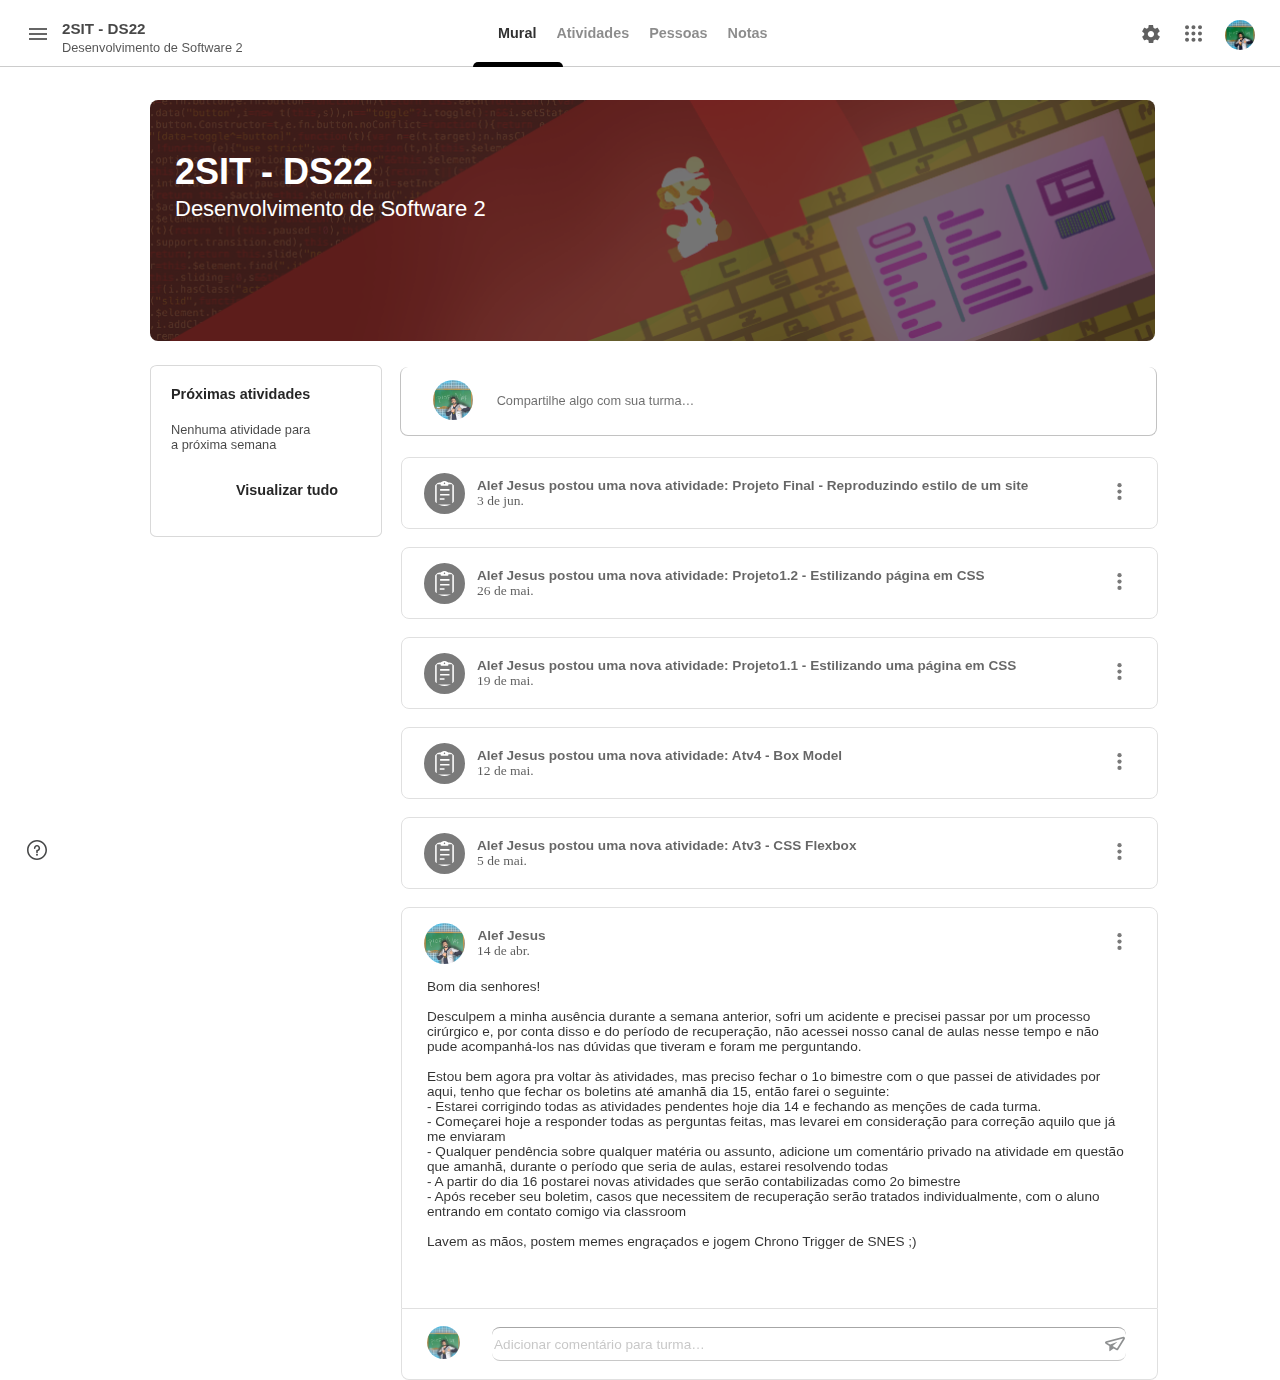
<file: GoogleClassroom-main/index.html>
<!DOCTYPE html>
 <html>
  <meta charset="utf-8">
  <link rel="stylesheet" href="css/styles.css">
  <head>
	<title>2SIT - DSS22 Desenvolvimento de Software 2</title>
	<link rel="shortcut icon" href="imagens/user-icon-vector.jpeg">
 </head>
  <body style="overflow-x:hidden;">
   <div class="parte1">
   	<img id="config1" src="imagens/menuladoE.svg">

    <div class="alinhar1">
   	 <ul class="header">
   		<li><a href="">2SIT - DS22</a></li>
   		<li><a id="menor" href="">Desenvolvimento de Software 2</a></li>
   	 </ul>
   	  <ul class="menu">
   		<li><a id="atu" href="index.html">Mural</a></li>
   		<li><a href="atividades.html">Atividades</a></li>
   		<li><a href="pessoas.html">Pessoas</a></li>
   		<li><a href="index.html">Notas</a></li>
   	  </ul>
     <img id="engr" src="imagens/engre.svg">
   	 <img id="config" src="imagens/menuladoD.svg">
   	 <img id="eu" src="imagens/profiles/alef.jpeg">
   	 <hr id="pin">
    </div>
    </div>

   <div class="alinhar">
   <div class="corpo">
	   <img id="corp" src="imagens/fundoclassroom.png">
	   <h2 id="texto">2SIT - DS22</h2>
	   <h1 id="texto2">Desenvolvimento de Software 2</h1>

      <div class="ativi">
	   <div class="proxiati">
	   	 <p>Próximas atividades</p>
	   	 <p id="dataen">Nenhuma atividade para a próxima semana</p>
	   	 <a id="visu" href="">Visualizar tudo</a>
	  </div>
	  <div class="comen">
	  	<img id="euc" src="imagens/profiles/alef.jpeg">
	  	<a class="coment" href="">Compartilhe algo com sua turma…</a>	  
          <br>
          <br>
	     <div class="comen2">
	  	   <img id="pra" src="imagens/pracheta.svg">
	  	   <a class="linkat" href="">Alef Jesus postou uma nova atividade: Projeto Final - Reproduzindo estilo de um site</a>
	  	   <p>3 de jun.</p>
	  	   <img id="trs" src="imagens/menutrespt.svg">
	     </div>
           <br>
	     <div class="comen2">
	  	   <img id="pra" src="imagens/pracheta.svg">
	  	   <a class="linkat" href="">Alef Jesus postou uma nova atividade: Projeto1.2 - Estilizando página em CSS</a>
	  	   <p>26 de mai.</p>
	  	   <img id="trs" src="imagens/menutrespt.svg">
	     </div>
          <br>
	     <div class="comen2">
	  	   <img id="pra" src="imagens/pracheta.svg">
	  	   <a class="linkat" href="">Alef Jesus postou uma nova atividade: Projeto1.1 - Estilizando uma página em CSS</a>
	  	   <p>19 de mai.</p>
	  	   <img id="trs" src="imagens/menutrespt.svg">
	     </div>
          <br>
	     <div class="comen2">
	  	   <img id="pra" src="imagens/pracheta.svg">
	  	   <a class="linkat" href="">Alef Jesus postou uma nova atividade: Atv4 - Box Model</a>
	  	   <p>12 de mai.</p>
	  	   <img id="trs" src="imagens/menutrespt.svg">
	     </div>
          <br>
	     <div class="comen2">
	  	   <img id="pra" src="imagens/pracheta.svg">
	  	   <a class="linkat" href="">Alef Jesus postou uma nova atividade: Atv3 - CSS Flexbox</a>
	  	   <p>5 de mai.</p>
	  	   <img id="trs" src="imagens/menutrespt.svg">
	     </div>
	     <br>
	     <div>
	     <div class="comen3">
	  	   <img id="pra1" src="imagens/profiles/alef.jpeg">
	  	   <a class="linkat1" href="">Alef Jesus</a>
	  	   <p id="sla">14 de abr.</p>
	  	   <img id="trs" src="imagens/menutrespt.svg">
	  	   <p id="texto3">
	  	   	Bom dia senhores!
<br>
<br>
Desculpem a minha ausência durante a semana anterior, sofri um acidente e precisei passar por um processo cirúrgico e, por conta disso e do período de recuperação, não acessei nosso canal de aulas nesse tempo e não pude acompanhá-los nas dúvidas que tiveram e foram me perguntando.
<br>
<br>
Estou bem agora pra voltar às atividades, mas preciso fechar o 1o bimestre com o que passei de atividades por aqui, tenho que fechar os boletins até amanhã dia 15, então farei o seguinte:<br>
- Estarei corrigindo todas as atividades pendentes hoje dia 14 e fechando as menções de cada turma.<br>
- Começarei hoje a responder todas as perguntas feitas, mas levarei em consideração para correção aquilo que já me enviaram<br>
- Qualquer pendência sobre qualquer matéria ou assunto, adicione um comentário privado na atividade em questão que amanhã, durante o período que seria de aulas, estarei resolvendo todas<br>
- A partir do dia 16 postarei novas atividades que serão contabilizadas como 2o bimestre<br>
- Após receber seu boletim, casos que necessitem de recuperação serão tratados individualmente, com o aluno entrando em contato comigo via classroom
<br>
<br>
Lavem as mãos, postem memes engraçados e jogem Chrono Trigger de SNES ;)
	  	   </p>
	  	   </div>
	  	   <div class="comen4">
	  	   <img id="pra2" src="imagens/profiles/alef.jpeg">
	  	   <input class="linkat2" type="text" name="email" value="" placeholder="Adicionar comentário para turma…" />
           <img id="trs2" src="imagens/botaoenviar.svg">
	     </div>
	     </div>
          </div>
	  </div>	  
	  </div>
     </div>
   <img id="duvi" src="imagens/questionmenu.svg">
   </body>
 </html>
</file>
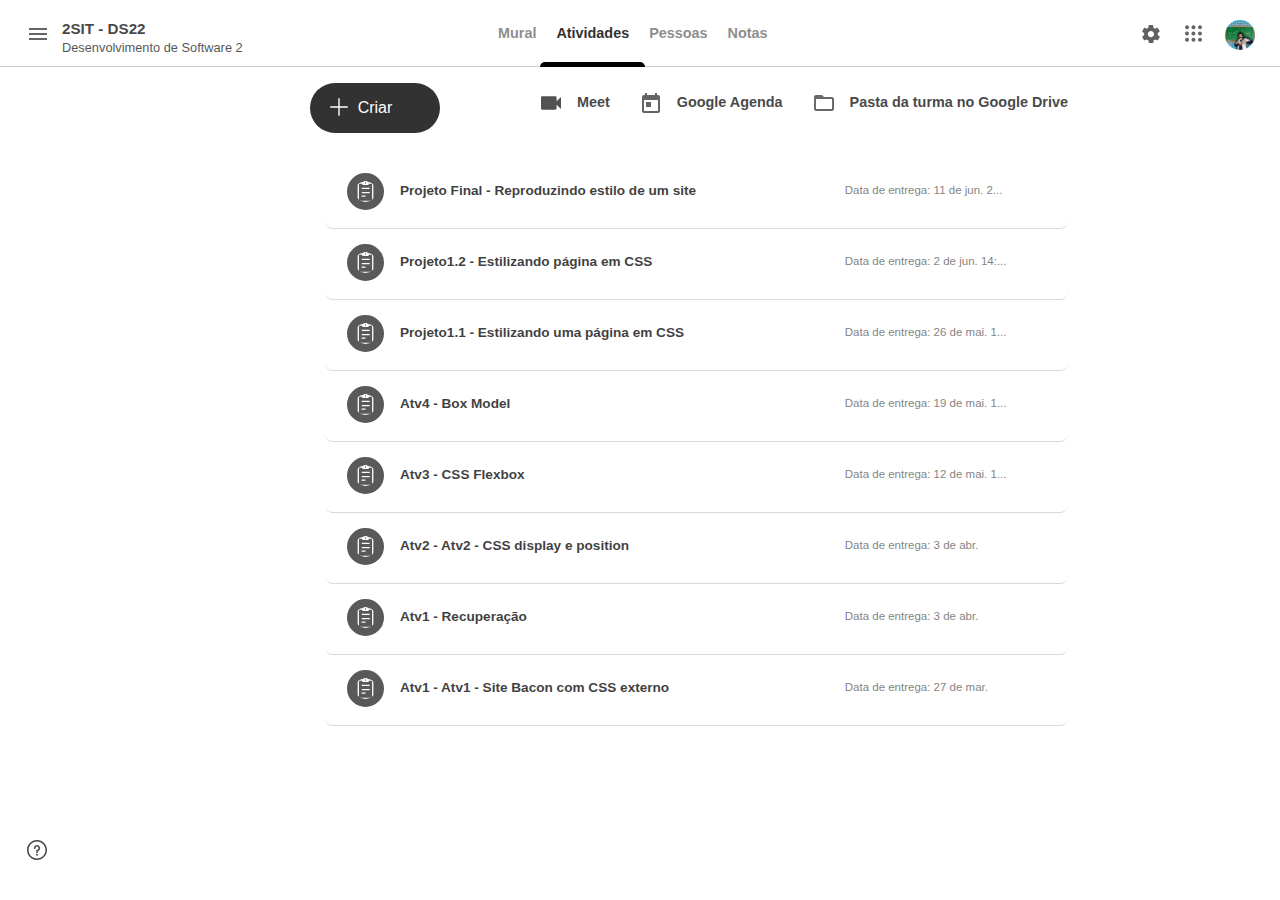
<file: GoogleClassroom-main/atividades.html>
<!DOCTYPE html>
 <html>
  <meta charset="utf-8">
  <link rel="stylesheet" href="css/stylesA.css">
  <head>
	<title>2SIT - DSS22 Desenvolvimento de Software 2</title>
	<link rel="shortcut icon" href="imagens/user-icon-vector.jpeg">
 </head>
  <body style="overflow-x:hidden;">
      <div class="parte1">
   	<img id="config1" src="imagens/menuladoE.svg">

    <div class="alinhar1">
   	 <ul class="header">
   		<li><a href="">2SIT - DS22</a></li>
   		<li><a id="menor" href="">Desenvolvimento de Software 2</a></li>
   	 </ul>
   	  <ul class="menu">
   		<li><a href="index.html">Mural</a></li>
   		<li><a id="atu" href="atividades.html">Atividades</a></li>
   		<li><a href="pessoas.html">Pessoas</a></li>
   		<li><a href="index.html">Notas</a></li>
   	  </ul>
     <img id="engr" src="imagens/engre.svg">
   	 <img id="config" src="imagens/menuladoD.svg">
   	 <img id="eu" src="imagens/profiles/alef.jpeg">
   	 <hr id="pin">
    </div>
    </div>

   <div class="alinhar">
    <div class="corpo">
      <div class="ativi">

         <ul class="menu2">
           <input id="but" type="button" name="  = "" value="Criar">
           <img id="ibut" src="imagens/add.svg">
           <img id="menI" src="imagens/cam.svg">
   		   <li><a href="">Meet</a></li>
   		   <img id="menI" src="imagens/calen.svg">
   		   <li><a href="">Google Agenda</a></li>
   		   <img id="menI" src="imagens/past.svg">
   		   <li><a href="">Pasta da turma no Google Drive</a></li>
   	     </ul>
   

	     <div class="comen2">
	  	   <img id="pra" src="imagens/pracheta.svg">
	  	   <a class="linkat" href="">Projeto Final - Reproduzindo estilo de um site</a>
	  	   <p>Data de entrega: 11 de jun. 2...</p>
	  	   <img id="trs" src="imagens/menutrespt.svg">
	     </div>

	     <div class="comen2">
	  	   <img id="pra" src="imagens/pracheta.svg">
	  	   <a class="linkat" href="">Projeto1.2 - Estilizando página em CSS</a>
	  	   <p>Data de entrega: 2 de jun. 14:...</p>
	  	   <img id="trs" src="imagens/menutrespt.svg">
	     </div>
          
	     <div class="comen2">
	  	   <img id="pra" src="imagens/pracheta.svg">
	  	   <a class="linkat" href="">Projeto1.1 - Estilizando uma página em CSS</a>
	  	   <p>Data de entrega: 26 de mai. 1...</p>
	  	   <img id="trs" src="imagens/menutrespt.svg">
	     </div>
          
	     <div class="comen2">
	  	   <img id="pra" src="imagens/pracheta.svg">
	  	   <a class="linkat" href="">Atv4 - Box Model</a>
	  	   <p>Data de entrega: 19 de mai. 1...</p>
	  	   <img id="trs" src="imagens/menutrespt.svg">
	     </div>
       
	     <div class="comen2">
	  	   <img id="pra" src="imagens/pracheta.svg">
	  	   <a class="linkat" href="">Atv3 - CSS Flexbox</a>
	  	   <p>Data de entrega: 12 de mai. 1...</p>
	  	   <img id="trs" src="imagens/menutrespt.svg">
	     </div>

	     <div class="comen2">
	  	   <img id="pra" src="imagens/pracheta.svg">
	  	   <a class="linkat" href="">Atv2 - Atv2 - CSS display e position</a>
	  	   <p>Data de entrega: 3 de abr.</p>
	  	   <img id="trs" src="imagens/menutrespt.svg">
	     </div>
	     
	     <div class="comen2">
	  	   <img id="pra" src="imagens/pracheta.svg">
	  	   <a class="linkat" href="">Atv1 - Recuperação</a>
	  	   <p>Data de entrega: 3 de abr.</p>
	  	   <img id="trs" src="imagens/menutrespt.svg">
	     </div>
	     
	     <div class="comen2">
	  	   <img id="pra" src="imagens/pracheta.svg">
	  	   <a class="linkat" href="">Atv1 - Atv1 - Site Bacon com CSS externo</a>
	  	   <p>Data de entrega: 27 de mar.</p>
	  	   <img id="trs" src="imagens/menutrespt.svg">
	     </div>

	   </div>
	   </div>
	  </div>
   <img id="duvi" src="imagens/questionmenu.svg">
   </body>
 </html>
</file>
<file: GoogleClassroom-main/css/styles.css>
*{
	margin: 0;
}
body{
	margin:0;
    padding:0;
}

.parte1{ 
	display: flex;
	position: fixed;
	height: 50px;
	z-index: 1;
	flex-wrap: wrap;
	align-items: center;
	padding: 8px;
	background-color: white;
	border-bottom: 1px solid #cccccc;
	width: 100%;

}

#pin{
	display: flex;
	position: relative;
	top: 35px;
	left: 325px;
	height: 5px;
	width: 90px;
	background-color: black;
	border-top-right-radius: 5px; 
	border-top-left-radius: 5px; 
	border: 0px;
}

#config1{
	opacity: 60%;
	height: 18px;
	width: 18px;;
	position: fixed;
	left: 28.5px;
	top: 25px;
}

.alinhar1 {
   height: 12px;
   color: yellow;
   position: relative;
   right: 50px;
   width: 900px;
   margin:0 auto 0 auto;			
   text-align:left;
}


#engr{
	height: 18px;
	width: 18px;;
	position: fixed;
	right: 120px;
	opacity: 95%;
	top: 25px;
}

#config{
	opacity: 60%;
	height: 17px;
	width: 17px;;
	position: fixed;
	right: 78px;
	top: 25px;
}

.header{
	display: flex;
	flex-wrap: wrap;
	position: fixed;
	padding-top: 5px;
	padding-bottom: 10px;
	top: 15px;
	left: 22px;
}

.header li{
	list-style: none;
	width: 70%;
}

.header li a{
	padding-top: 10px;
	text-decoration: none;
	color: #1a1a1a;
	font-size: 0.95rem;
	font-family: Arial;
	font-weight: bold;
	opacity: 80%;
}

#menor{
	font-size: 0.8rem;
	opacity: 75%;
	font-weight: normal;
}

#eu{
	height: 30px;
	border-radius: 100%;
	position: fixed;
	right: 25px;
	top: 20px;
}

.menu{
	display: flex;
	position: fixed;
	top: 15px;
}

.menu li{
	list-style: none;
}

.menu li a{
	display: flex;
	text-decoration: none;
	color: #1a1a1a;
	font-size: 0.9rem;
	font-family: Arial;
	font-weight: bold;
	position: relative;
	opacity: 50%;
    padding-left: 25px;
	padding: 10px;
	left: 300px;
}

.alinhar {
   height: 960px;
   position: relative;
   right: 40px;
   width: 900px;
   margin:0 auto 0 auto;			
   text-align:left;
}

#atu{
    opacity: 90%;
}


.corpo{
	display: block;
    position: relative;
    top: 100px;
    text-align: center;
}

#corp{
	filter: brightness(40%);
	width: 1005px;
	opacity: 90%;
	border-radius: 8px;
	position: relative;
}

#texto {
	display: block;  	
  	color: white; 
  	position: absolute;
  	top: 50px;
  	font-family: Arial;
    font-size: 2.25rem;
    font-weight: bold;
    line-height: 2.75rem;
    padding-left: 25px;
}

#texto2 {
	display: block;
	position: absolute;
	top: 45px;
  	font-family: Arial;
    font-size: 1.375rem;
    font-weight: 400;
    line-height: 1.75rem;
    color: white;    
    padding-top: 50px;
    padding-left: 25px;
}

.ativi{
	position: relative;
}

.proxiati{
	display: flex;
	border: 1px solid #d9d9d9;
	flex-wrap: wrap;
	align-content: flex-start;
	position: relative;
	top: 20px;
	padding: 20px;
    height: 130px;
    width: 190px;
    border-radius: 3%;
    text-decoration: none; 
    font-weight: bolder;

}

.proxiati p{
	text-align: left;
	font-family: Arial;
	color: #1a1a1a;
    font-size: 0.9rem;
    font-weight: 100;
    opacity: 95%;
    font-weight: bold;
}

.proxiati a{
	font-family: Arial;
    font-size: 0.8rem;
    font-weight: 100;
    color: #1a1a1a;
	text-decoration:none;
	position: relative;
	top: 25px;
}

#dataen{
	position: relative;
	top: 20px;
	font-size: 0.8rem;
    font-weight: 100;
    opacity: 80%;
    width: 150px;
}

#visu{
	position: relative;
	top: 50px;
	left: 65px;
	font-family: Arial;
	color: #1a1a1a;
    font-size: 0.9rem;
    font-weight: 100;
    opacity: 95%;
    font-weight: bold;
}
.proxiati a:hover{
	text-decoration: underline;
}

.comen{
	flex-direction: column;
	position: absolute;
    border: 1px solid #b3b3b3;
    border-top: 0px;
    opacity: 80%;
    border-radius: 8px;
    height: 60px;
    width: 755px;
    top: 22px;
    padding-top: 8px;
    left: 250px;
}

#euc{
	position: relative;
	border-radius: 100%;
	height: 40px;
	width: 40px;
	right: 225px;
	top: 5px;
}
.coment{
	position: relative;
	right: 205px;
    font-family: Arial;
    bottom: 10px;
	color: #1a1a1a;
    font-size: 0.8rem;
    font-weight: 100;
    opacity: 80%; 
    text-decoration:none;
}

.comen2{
	flex-direction: column;
	position: relative;
    border: 1px solid #d9d9d9;
    border-radius: 8px;
    height: 70px;
    width: 755px;
    top: 20px;
}

#pra{
	position: absolute;
	background-color: #595959;
	height: 24.5px;
	width: 24.5px;
	left: 22px;
	top: 15px;
	border: 8px solid #595959;
	border-radius: 100px;
}

.linkat{
	position: absolute;
	bottom: 35px;
	left: 75px;
	font-family: Arial;
	color: black;
    font-size: 0.85rem;
    opacity: 75%;
    font-weight: bolder;
    text-decoration: none;
}

.comen2 p{
	position: absolute;
	top: 35px;
	font-size: 13.5px;
    opacity: 80%;
    left: 75px;
}

#trs{
	position: relative;
	height: 17px;
	left: 340px;
	top: 25px;
}

.comen3{
	flex-direction: column;
	position: relative;
    border: 1px solid #d9d9d9;
    border-top-right-radius: 8px;
    border-top-left-radius: 8px;
    height: 400px;
    width: 755px;
    top: 20px;
}

#pra1{
	position: absolute;
	background-color: #595959;
	height: 40.5px;
	width: 40.5px;
	left: 22px;
	top: 15px;
	border-radius: 100px;
}

.linkat1{
	position: absolute;
	top: 20px;
	left: 75.5px;
	font-family: Arial;
	color: black;
    font-size: 0.85rem;
    opacity: 75%;
    font-weight: bolder;
    text-decoration: none;
}

#sla{
	position: absolute;
	top: 35px;
	font-size: 13.5px;
    opacity: 80%;
    left: 75px;
}

#trs{
	position: relative;
	height: 17px;
	left: 340px;
	top: 25px;
}


#texto3{
	position: relative;
	width: 700px;
	left: 25px;
	top: 50px;
	text-align: left;
	font-family: Arial;
	font-size: 0.85rem;  
}

.comen4{
	flex-direction: column;
	position: relative;
    border: 1px solid #d9d9d9;
    border-top: 0px;
    border-bottom-left-radius: 8px;
    border-bottom-right-radius: 8px;
    height: 70px;
    width: 755px;
    top: 20px;
}

#pra2{
	position: absolute;
	background-color: #595959;
	height: 32.5px;
	width: 32.5px;
	left: 25px;
	top: 17px;
	border-radius: 100px;
}

.linkat2{
	position: absolute;
	text-align: left;
	height: 30px;
	width: 630px;
	left: 90px;
    bottom: 18px;
	font-family: Arial;
	color: #595959;
	font-size: 0.85rem;
	border-radius: 8px;
	border-width: 1px; 
	border-left: 0px;
	border-right: 0px;
	opacity: 50%;
}

.comen4 p{
	position: absolute;
	top: 35px;
	font-size: 13.5px;
    opacity: 80%;
    left: 75px;
}

#trs2{
	position: relative;
	height: 20px;
	left: 335px;
	top: 25px;
}



#duvi{
	display: flex;
	position: fixed;
	height: 20px;
	width: 22px;
	left: 2%;
	bottom: 4.5%;
	opacity: 90%;
}
</file>
<file: GoogleClassroom-main/css/stylesA.css>
*{
	margin: 0;
}
body{
	margin:0;
    padding:0;
}

.parte1{ 
	display: flex;
	position: fixed;
	height: 50px;
	z-index: 1;
	flex-wrap: wrap;
	align-items: center;
	padding: 8px;
	background-color: white;
	border-bottom: 1px solid #cccccc;
	width: 100%;

}

#pin{
	display: flex;
	position: relative;
	top: 35px;
	left: 392px;
	height: 5px;
	width: 105px;
	background-color: black;
	border-top-right-radius: 5px; 
	border-top-left-radius: 5px; 
	border: 0px;
}

#config1{
	opacity: 60%;
	height: 18px;
	width: 18px;;
	position: fixed;
	left: 28.5px;
	top: 25px;
}

.alinhar1 {
   height: 12px;
   color: yellow;
   position: relative;
   right: 50px;
   width: 900px;
   margin:0 auto 0 auto;			
   text-align:left;
}


#engr{
	height: 18px;
	width: 18px;;
	position: fixed;
	right: 120px;
	opacity: 95%;
	top: 25px;
}

#config{
	opacity: 60%;
	height: 17px;
	width: 17px;;
	position: fixed;
	right: 78px;
	top: 25px;
}

.header{
	display: flex;
	flex-wrap: wrap;
	position: fixed;
	padding-top: 5px;
	padding-bottom: 10px;
	top: 15px;
	left: 22px;
}

.header li{
	list-style: none;
	width: 70%;
}

.header li a{
	padding-top: 10px;
	text-decoration: none;
	color: #1a1a1a;
	font-size: 0.95rem;
	font-family: Arial;
	font-weight: bold;
	opacity: 80%;
}

#menor{
	font-size: 0.8rem;
	opacity: 75%;
	font-weight: normal;
}

#eu{
	height: 30px;
	border-radius: 100%;
	position: fixed;
	right: 25px;
	top: 20px;
}

.menu{
	display: flex;
	position: fixed;
	top: 15px;
}

.menu li{
	list-style: none;
}

.menu li a{
	display: flex;
	text-decoration: none;
	color: #1a1a1a;
	font-size: 0.9rem;
	font-family: Arial;
	font-weight: bold;
	position: relative;
	opacity: 50%;
    padding-left: 25px;
	padding: 10px;
	left: 300px;
}

.alinhar {
   height: 750px;
   position: relative;
   right: 40px;
   width: 1000px;
   margin:0 auto 0 auto;			
   text-align:left;
}

#atu{
    opacity: 90%;
}



.corpo{
	display: block;
	position: relative;
	width: 1000px;		
	top: 60px;
    text-align: center;
    padding: 28px;
}
.ativi{
	position: absolute;
	left: 225px;	
}

.menu2{
	display: flex;
	position: relative;
	right: 55px;
	top: -5px;
}

#ibut{
	position: absolute;
	height: 18px;
	left: 60px;
	top: 15px;
}

#but{
	background-color: black;
	font-size: 1rem;
	color: white;
	font-family: Arial;
	opacity: 80%;
    position: relative;
    height: 50px;
    width: 130px;
    border: 1px;
    border-top-left-radius: 25px; 
    border-top-right-radius: 25px; 
    border-bottom-left-radius: 25px; 
    border-bottom-right-radius: 25px; 
}

#menI{
	position: relative;
	top: 10px;
	left: 100px;
	height: 20px;
	width: 22px;
}

.menu2 li{
	margin-left: 10px;
	list-style: none;
}

.menu2 li a{
	padding: 10px;
	text-decoration: none;
	color: #1a1a1a;
	font-size: 0.9rem;
	font-weight: bold;
	font-family: Arial;
	position: relative;
	left: 80px;
	top: 10px;
	padding: 10px;
	padding-left: 25px;
	opacity: 80%;
	
}

.comen2{
	flex-direction: column;
	position: relative;
    border-bottom: 1px solid #d9d9d9;
    border-radius: 8px;
    height: 70px;
    width: 742.5px;
    top: 20px;
}

#pra{
	position: absolute;
	background-color: #595959;
	height: 20.5px;
	width: 20.5px;
	left: 22px;
	top: 15px;
	border: 8px solid #595959;
	border-radius: 100px;
}

.linkat{
	position: absolute;
	top: 25px;
	left: 75px;
	font-family: Arial;
	color: black;
    font-size: 0.85rem;
    opacity: 75%;
    font-weight: bolder;
    text-decoration: none;
}

.comen2 p{
	position: absolute;
	text-align: left;
	top: 25.5px;
	font-family: Arial;
	font-size: 11.5px;
    opacity: 50%;
    left: 70%;
}

#trs{
	position: relative;
	height: 15px;
	left: 385px;
	top: 25px;
}

div.comen2 img#trs{
  opacity: 0%;
}

div.comen2:hover img#trs{
  opacity: 100%;
}

#duvi{
	display: flex;
	position: fixed;
	height: 20px;
	width: 22px;
	left: 2%;
	bottom: 4.5%;
	opacity: 90%;
}
</file>
